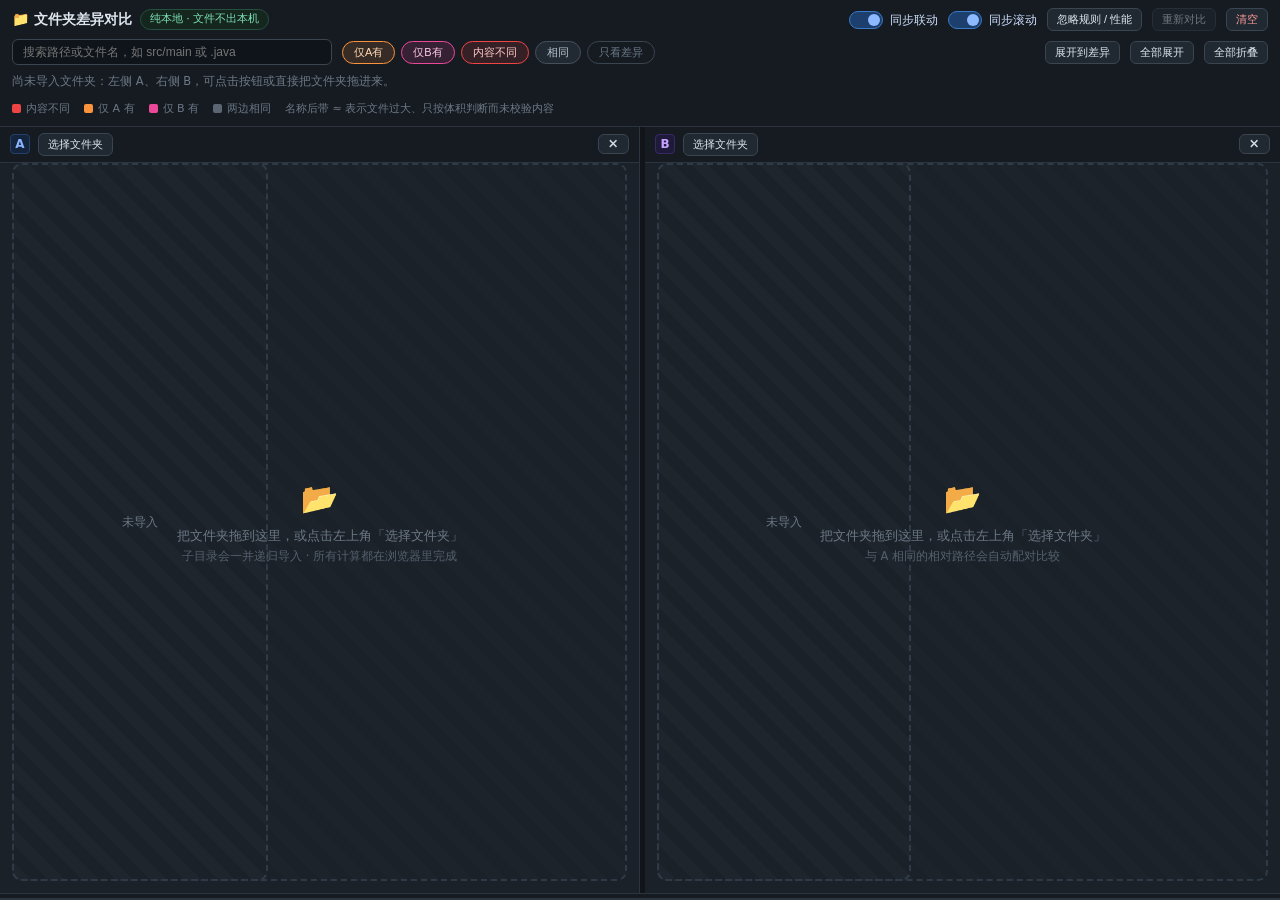
<file: index.html>
<!DOCTYPE html>
<html lang="zh-CN">
<head>
<meta charset="UTF-8" />
<meta name="viewport" content="width=device-width, initial-scale=1" />
<title>文件夹差异对比工具 · 纯本地运行</title>
<link rel="stylesheet" href="styles.css" />
</head>
<body>

<!-- ============================== 工具栏 ============================== -->
<header class="toolbar">
  <div class="tb-line">
    <h1 class="brand">📁 文件夹差异对比<span class="tag-local">纯本地 · 文件不出本机</span></h1>
    <span class="grow"></span>
    <label class="switch" title="开启后：点击任一侧的共有文件，另一侧会同步选中并滚动定位，下方同时展开双栏对比；关闭后只打开你点击的那一侧。">
      <input type="checkbox" id="syncToggle" checked />
      <span class="track"><span class="knob"></span></span>
      <span class="switch-label">同步联动</span>
    </label>
    <label class="switch" title="开启后：任一侧滚动（滚轮 / 拖动滑块 / 滚动条）时，另一侧会跟随滚动。两侧行数不同（存在仅单侧文件）时按路径锚点对齐，不会因行号错位。">
      <input type="checkbox" id="scrollSyncToggle" checked />
      <span class="track"><span class="knob"></span></span>
      <span class="switch-label">同步滚动</span>
    </label>
    <button class="btn sm" id="btnSettings">忽略规则 / 性能</button>
    <button class="btn sm" id="btnRecompare" title="按当前配置重新扫描并比对">重新对比</button>
    <button class="btn sm ghost text-danger" id="btnClear">清空</button>
  </div>

  <div class="tb-line">
    <input class="search" id="search" type="search" placeholder="搜索路径或文件名，如 src/main 或 .java" />
    <div class="tb-line" style="gap:6px" id="filters">
      <button class="chip active" data-status="onlyA">仅A有</button>
      <button class="chip active" data-status="onlyB">仅B有</button>
      <button class="chip active" data-status="modified">内容不同</button>
      <button class="chip active" data-status="same">相同</button>
      <button class="chip" id="chipOnlyDiff">只看差异</button>
    </div>
    <span class="grow"></span>
    <button class="btn sm" id="btnExpandDiff" title="只展开包含差异的目录">展开到差异</button>
    <button class="btn sm" id="btnExpandAll">全部展开</button>
    <button class="btn sm" id="btnCollapseAll">全部折叠</button>
  </div>

  <div class="tb-line stats" id="stats">
    <span class="note">尚未导入文件夹：左侧 A、右侧 B，可点击按钮或直接把文件夹拖进来。</span>
  </div>

  <div class="tb-line legend-line">
    <span><i class="l-mod"></i>内容不同</span>
    <span><i class="l-a"></i>仅 A 有</span>
    <span><i class="l-b"></i>仅 B 有</span>
    <span><i class="l-same"></i>两边相同</span>
    <span>名称后带 ≈ 表示文件过大、只按体积判断而未校验内容</span>
  </div>

  <div class="progress indet" id="progress" hidden>
    <div class="bar"><i id="progressBar"></i></div>
    <span id="progressText">准备中…</span>
    <button class="btn sm ghost" id="btnCancel">取消</button>
  </div>
</header>

<!-- ============================== 主区：左右分栏 ============================== -->
<main id="main">
  <section class="pane pane-a" id="paneA" data-side="A">
    <div class="pane-head">
      <span class="side-tag a">A</span>
      <button class="btn sm" id="pickA">选择文件夹</button>
      <span class="root-name empty" id="rootNameA">未导入</span>
      <span class="grow"></span>
      <span class="pane-count" id="countA"></span>
      <button class="btn sm ghost" id="clrA" title="清除这一侧">✕</button>
    </div>
    <div class="tree-scroll" id="scrollA"><div class="tree-sizer" id="sizerA"><div class="tree-rows" id="rowsA"></div></div></div>
    <div class="empty" id="emptyA">
      <div>
        <div class="ico">📂</div>
        <p>把文件夹拖到这里，或点击左上角「选择文件夹」</p>
        <p class="hint">子目录会一并递归导入 · 所有计算都在浏览器里完成</p>
      </div>
    </div>
    <input type="file" id="inputA" webkitdirectory directory multiple hidden />
  </section>

  <div class="vsplit" id="vsplit" title="拖动调整宽度"></div>

  <section class="pane pane-b" id="paneB" data-side="B">
    <div class="pane-head">
      <span class="side-tag b">B</span>
      <button class="btn sm" id="pickB">选择文件夹</button>
      <span class="root-name empty" id="rootNameB">未导入</span>
      <span class="grow"></span>
      <span class="pane-count" id="countB"></span>
      <button class="btn sm ghost" id="clrB" title="清除这一侧">✕</button>
    </div>
    <div class="tree-scroll" id="scrollB"><div class="tree-sizer" id="sizerB"><div class="tree-rows" id="rowsB"></div></div></div>
    <div class="empty" id="emptyB">
      <div>
        <div class="ico">📂</div>
        <p>把文件夹拖到这里，或点击左上角「选择文件夹」</p>
        <p class="hint">与 A 相同的相对路径会自动配对比较</p>
      </div>
    </div>
    <input type="file" id="inputB" webkitdirectory directory multiple hidden />
  </section>
</main>

<!-- ============================== 底部预览抽屉 ============================== -->
<div class="hsplit" id="hsplit" title="拖动调整高度 / 双击收起"></div>

<section class="drawer" id="drawer">
  <div class="drawer-head">
    <span class="drawer-title" id="drawerTitle">未选择文件</span>
    <span class="drawer-sub" id="drawerSub"></span>
    <span class="grow"></span>
    <button class="btn sm ghost" id="btnDocView" hidden title="docx 专用：文档排版视图 ⇄ 逐行代码视图">逐行视图</button>
    <button class="btn sm ghost" id="btnViewMode" hidden>统一视图</button>
    <button class="btn sm" id="btnPrevDiff" title="上一个差异文件">↑ 上一个</button>
    <button class="btn sm" id="btnNextDiff" title="下一个差异文件">↓ 下一个差异</button>
    <button class="btn sm ghost" id="btnCloseDrawer">✕ 收起</button>
  </div>
  <div class="drawer-body" id="drawerBody">
    <div class="center-tip">点击任意文件查看内容 / 差异。<br />点目录可展开折叠；橙 / 玫红 / 红色行 = 差异项。</div>
  </div>
</section>

<!-- ============================== 设置弹层 ============================== -->
<div class="modal" id="settingsModal" hidden>
  <div class="modal-card">
    <h3>忽略规则 / 性能设置</h3>

    <div class="field">
      <label for="ignoreInput">忽略规则（换行或逗号分隔，支持 * 和 **，! 开头表示反选）</label>
      <textarea id="ignoreInput" spellcheck="false"></textarea>
      <div class="desc">不带斜杠的规则按「路径中任意一级目录名 / 文件名」匹配；带斜杠的规则按路径片段匹配，不限所处层级。<br />
        例：<code>node_modules</code> · <code>*.log</code> · <code>build/**</code> · <code>!src/main/res</code></div>
      <div style="margin-top:6px"><button class="btn sm ghost" id="btnResetIgnore">恢复默认规则</button></div>
    </div>

    <div class="grid2">
      <div class="field">
        <label for="inpMaxHash">参与内容哈希的最大单文件体积（MB）</label>
        <input type="number" id="inpMaxHash" min="0" step="1" />
        <div class="desc">超过此大小的文件不读内容，只按体积判断（判为相同，标记 ≈）</div>
      </div>
      <div class="field">
        <label for="inpMaxPreview">预览的最大单文件体积（MB）</label>
        <input type="number" id="inpMaxPreview" min="1" step="1" />
        <div class="desc">更大的文件只显示元信息，避免内存暴涨</div>
      </div>
      <div class="field">
        <label for="inpMaxLines">参与逐行对比的最大行数</label>
        <input type="number" id="inpMaxLines" min="100" step="100" />
        <div class="desc">超出后不做行级 diff，直接左右原样展示</div>
      </div>
      <div class="field">
        <label for="inpMaxFiles">单侧文件数量上限</label>
        <input type="number" id="inpMaxFiles" min="1000" step="1000" />
        <div class="desc">超过部分会被跳过并在统计里提示</div>
      </div>
    </div>

    <div class="field">
      <label class="switch" style="display:inline-flex">
        <input type="checkbox" id="inpIgnoreWS" />
        <span class="track"><span class="knob"></span></span>
        <span class="switch-label">逐行对比时忽略行尾空白差异</span>
      </label>
    </div>

    <div class="modal-foot">
      <button class="btn ghost" id="btnCloseSettings">取消</button>
      <button class="btn primary" id="btnSaveSettings">保存并重新对比</button>
    </div>
  </div>
</div>

<script src="core.js"></script>
<script src="app.js"></script>
</body>
</html>
</file>
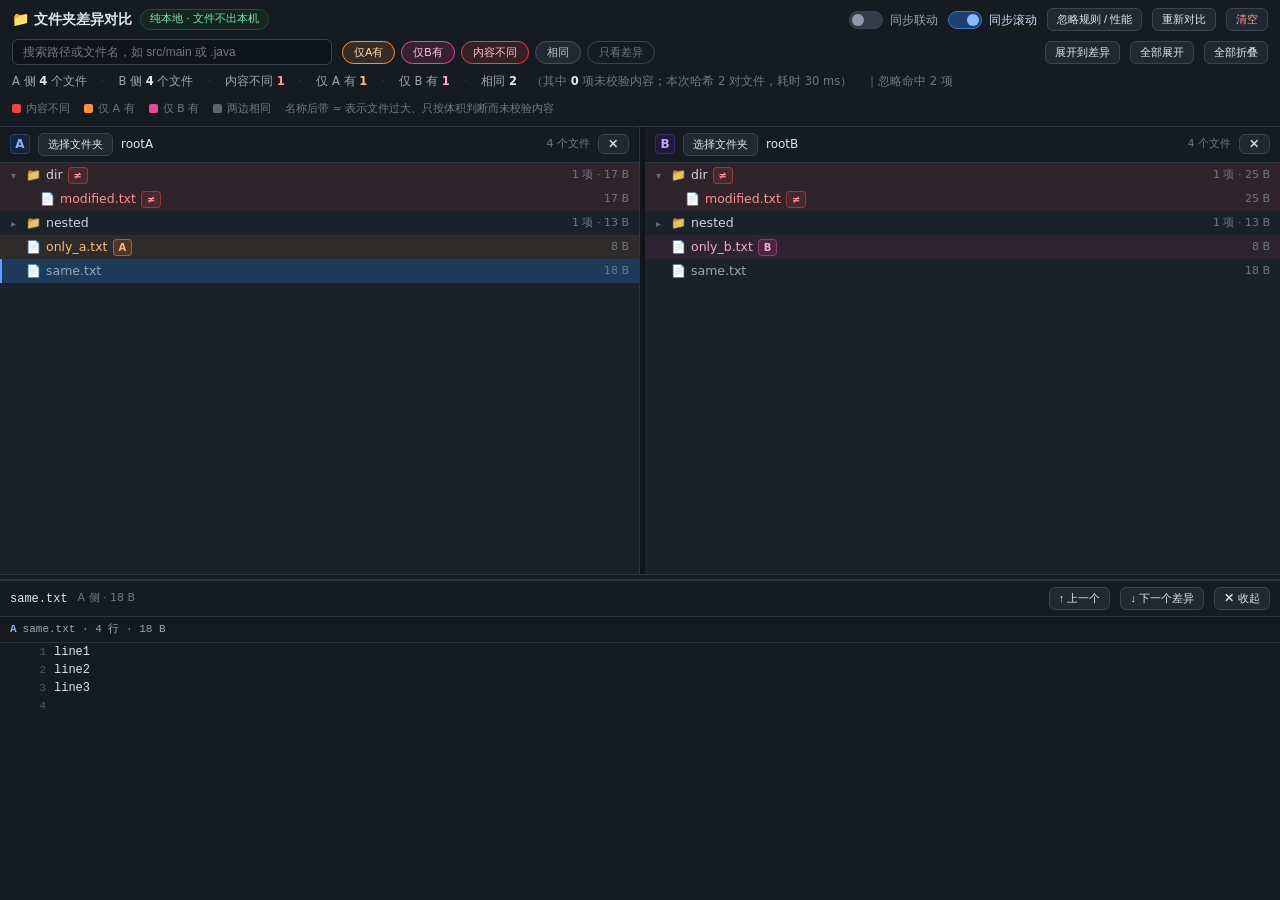
<file: test/smoke.html>
<!-- 自动生成：由 index.html 复制而来，仅用于自动化冒烟测试，请勿手改 -->
<!DOCTYPE html>
<html lang="zh-CN">
<head>
<meta charset="UTF-8" />
<meta name="viewport" content="width=device-width, initial-scale=1" />
<title>文件夹差异对比工具 · 纯本地运行</title>
<script>
window.__smokeErrs=[];
window.addEventListener('error',function(e){window.__smokeErrs.push((e.message||'resource-error')+' @ '+(e.filename||'?')+':'+(e.lineno||0));},true);
window.addEventListener('unhandledrejection',function(e){window.__smokeErrs.push('unhandled: '+((e.reason&&e.reason.message)||e.reason));});
</script>
<link rel="stylesheet" href="../styles.css" />
</head>
<body>

<!-- ============================== 工具栏 ============================== -->
<header class="toolbar">
  <div class="tb-line">
    <h1 class="brand">📁 文件夹差异对比<span class="tag-local">纯本地 · 文件不出本机</span></h1>
    <span class="grow"></span>
    <label class="switch" title="开启后：点击任一侧的共有文件，另一侧会同步选中并滚动定位，下方同时展开双栏对比；关闭后只打开你点击的那一侧。">
      <input type="checkbox" id="syncToggle" checked />
      <span class="track"><span class="knob"></span></span>
      <span class="switch-label">同步联动</span>
    </label>
    <label class="switch" title="开启后：任一侧滚动（滚轮 / 拖动滑块 / 滚动条）时，另一侧会跟随滚动。两侧行数不同（存在仅单侧文件）时按路径锚点对齐，不会因行号错位。">
      <input type="checkbox" id="scrollSyncToggle" checked />
      <span class="track"><span class="knob"></span></span>
      <span class="switch-label">同步滚动</span>
    </label>
    <button class="btn sm" id="btnSettings">忽略规则 / 性能</button>
    <button class="btn sm" id="btnRecompare" title="按当前配置重新扫描并比对">重新对比</button>
    <button class="btn sm ghost text-danger" id="btnClear">清空</button>
  </div>

  <div class="tb-line">
    <input class="search" id="search" type="search" placeholder="搜索路径或文件名，如 src/main 或 .java" />
    <div class="tb-line" style="gap:6px" id="filters">
      <button class="chip active" data-status="onlyA">仅A有</button>
      <button class="chip active" data-status="onlyB">仅B有</button>
      <button class="chip active" data-status="modified">内容不同</button>
      <button class="chip active" data-status="same">相同</button>
      <button class="chip" id="chipOnlyDiff">只看差异</button>
    </div>
    <span class="grow"></span>
    <button class="btn sm" id="btnExpandDiff" title="只展开包含差异的目录">展开到差异</button>
    <button class="btn sm" id="btnExpandAll">全部展开</button>
    <button class="btn sm" id="btnCollapseAll">全部折叠</button>
  </div>

  <div class="tb-line stats" id="stats">
    <span class="note">尚未导入文件夹：左侧 A、右侧 B，可点击按钮或直接把文件夹拖进来。</span>
  </div>

  <div class="tb-line legend-line">
    <span><i class="l-mod"></i>内容不同</span>
    <span><i class="l-a"></i>仅 A 有</span>
    <span><i class="l-b"></i>仅 B 有</span>
    <span><i class="l-same"></i>两边相同</span>
    <span>名称后带 ≈ 表示文件过大、只按体积判断而未校验内容</span>
  </div>

  <div class="progress indet" id="progress" hidden>
    <div class="bar"><i id="progressBar"></i></div>
    <span id="progressText">准备中…</span>
    <button class="btn sm ghost" id="btnCancel">取消</button>
  </div>
</header>

<!-- ============================== 主区：左右分栏 ============================== -->
<main id="main">
  <section class="pane pane-a" id="paneA" data-side="A">
    <div class="pane-head">
      <span class="side-tag a">A</span>
      <button class="btn sm" id="pickA">选择文件夹</button>
      <span class="root-name empty" id="rootNameA">未导入</span>
      <span class="grow"></span>
      <span class="pane-count" id="countA"></span>
      <button class="btn sm ghost" id="clrA" title="清除这一侧">✕</button>
    </div>
    <div class="tree-scroll" id="scrollA"><div class="tree-sizer" id="sizerA"><div class="tree-rows" id="rowsA"></div></div></div>
    <div class="empty" id="emptyA">
      <div>
        <div class="ico">📂</div>
        <p>把文件夹拖到这里，或点击左上角「选择文件夹」</p>
        <p class="hint">子目录会一并递归导入 · 所有计算都在浏览器里完成</p>
      </div>
    </div>
    <input type="file" id="inputA" webkitdirectory directory multiple hidden />
  </section>

  <div class="vsplit" id="vsplit" title="拖动调整宽度"></div>

  <section class="pane pane-b" id="paneB" data-side="B">
    <div class="pane-head">
      <span class="side-tag b">B</span>
      <button class="btn sm" id="pickB">选择文件夹</button>
      <span class="root-name empty" id="rootNameB">未导入</span>
      <span class="grow"></span>
      <span class="pane-count" id="countB"></span>
      <button class="btn sm ghost" id="clrB" title="清除这一侧">✕</button>
    </div>
    <div class="tree-scroll" id="scrollB"><div class="tree-sizer" id="sizerB"><div class="tree-rows" id="rowsB"></div></div></div>
    <div class="empty" id="emptyB">
      <div>
        <div class="ico">📂</div>
        <p>把文件夹拖到这里，或点击左上角「选择文件夹」</p>
        <p class="hint">与 A 相同的相对路径会自动配对比较</p>
      </div>
    </div>
    <input type="file" id="inputB" webkitdirectory directory multiple hidden />
  </section>
</main>

<!-- ============================== 底部预览抽屉 ============================== -->
<div class="hsplit" id="hsplit" title="拖动调整高度 / 双击收起"></div>

<section class="drawer" id="drawer">
  <div class="drawer-head">
    <span class="drawer-title" id="drawerTitle">未选择文件</span>
    <span class="drawer-sub" id="drawerSub"></span>
    <span class="grow"></span>
    <button class="btn sm ghost" id="btnDocView" hidden title="docx 专用：文档排版视图 ⇄ 逐行代码视图">逐行视图</button>
    <button class="btn sm ghost" id="btnViewMode" hidden>统一视图</button>
    <button class="btn sm" id="btnPrevDiff" title="上一个差异文件">↑ 上一个</button>
    <button class="btn sm" id="btnNextDiff" title="下一个差异文件">↓ 下一个差异</button>
    <button class="btn sm ghost" id="btnCloseDrawer">✕ 收起</button>
  </div>
  <div class="drawer-body" id="drawerBody">
    <div class="center-tip">点击任意文件查看内容 / 差异。<br />点目录可展开折叠；橙 / 玫红 / 红色行 = 差异项。</div>
  </div>
</section>

<!-- ============================== 设置弹层 ============================== -->
<div class="modal" id="settingsModal" hidden>
  <div class="modal-card">
    <h3>忽略规则 / 性能设置</h3>

    <div class="field">
      <label for="ignoreInput">忽略规则（换行或逗号分隔，支持 * 和 **，! 开头表示反选）</label>
      <textarea id="ignoreInput" spellcheck="false"></textarea>
      <div class="desc">不带斜杠的规则按「路径中任意一级目录名 / 文件名」匹配；带斜杠的规则按路径片段匹配，不限所处层级。<br />
        例：<code>node_modules</code> · <code>*.log</code> · <code>build/**</code> · <code>!src/main/res</code></div>
      <div style="margin-top:6px"><button class="btn sm ghost" id="btnResetIgnore">恢复默认规则</button></div>
    </div>

    <div class="grid2">
      <div class="field">
        <label for="inpMaxHash">参与内容哈希的最大单文件体积（MB）</label>
        <input type="number" id="inpMaxHash" min="0" step="1" />
        <div class="desc">超过此大小的文件不读内容，只按体积判断（判为相同，标记 ≈）</div>
      </div>
      <div class="field">
        <label for="inpMaxPreview">预览的最大单文件体积（MB）</label>
        <input type="number" id="inpMaxPreview" min="1" step="1" />
        <div class="desc">更大的文件只显示元信息，避免内存暴涨</div>
      </div>
      <div class="field">
        <label for="inpMaxLines">参与逐行对比的最大行数</label>
        <input type="number" id="inpMaxLines" min="100" step="100" />
        <div class="desc">超出后不做行级 diff，直接左右原样展示</div>
      </div>
      <div class="field">
        <label for="inpMaxFiles">单侧文件数量上限</label>
        <input type="number" id="inpMaxFiles" min="1000" step="1000" />
        <div class="desc">超过部分会被跳过并在统计里提示</div>
      </div>
    </div>

    <div class="field">
      <label class="switch" style="display:inline-flex">
        <input type="checkbox" id="inpIgnoreWS" />
        <span class="track"><span class="knob"></span></span>
        <span class="switch-label">逐行对比时忽略行尾空白差异</span>
      </label>
    </div>

    <div class="modal-foot">
      <button class="btn ghost" id="btnCloseSettings">取消</button>
      <button class="btn primary" id="btnSaveSettings">保存并重新对比</button>
    </div>
  </div>
</div>

<script src="../core.js"></script>
<script src="../app.js"></script>
<div id="smoke-out" style="display:none">RUNNING</div>
<script src="smoke-test.js"></script>
</body>
</html>
</file>
<file: styles.css>
/* ============================================================
   文件夹差异对比工具 · 深色主题
   ============================================================ */
:root {
  --bg: #11151a;
  --bg-2: #161b22;
  --panel: #1a2129;
  --panel-2: #202932;
  --border: #2b343f;
  --border-2: #3a4550;
  --text: #dfe6ee;
  --text-dim: #9aa7b5;
  --muted: #6c7885;
  --accent: #5b9cff;
  --accent-dim: #234;
  --shadow: 0 8px 24px rgba(0, 0, 0, .45);

  /* 差异状态色：不同=红，仅A=橙，仅B=玫红，相同=灰 */
  --st-mod: #ef4444;
  --st-a: #fb923c;
  --st-b: #ec4899;
  --st-same: #5b6672;
  --del-bg: rgba(248, 81, 73, .13);
  --add-bg: rgba(46, 160, 67, .15);
  --del-bg-2: rgba(248, 81, 73, .28);
  --add-bg-2: rgba(46, 160, 67, .32);

  --row-h: 24px;
  --mono: ui-monospace, SFMono-Regular, "SF Mono", Menlo, Consolas, "Liberation Mono", monospace;
}

* { box-sizing: border-box; }

html, body { height: 100%; }

body {
  margin: 0;
  display: flex;
  flex-direction: column;
  overflow: hidden;
  background: var(--bg);
  color: var(--text);
  font: 13px/1.5 system-ui, -apple-system, "PingFang SC", "Microsoft YaHei", sans-serif;
  -webkit-font-smoothing: antialiased;
}

::-webkit-scrollbar { width: 11px; height: 11px; }
::-webkit-scrollbar-track { background: transparent; }
::-webkit-scrollbar-thumb { background: #39434f; border-radius: 6px; border: 2px solid var(--panel); }
::-webkit-scrollbar-thumb:hover { background: #4b5766; }

/* ------------------------------ 工具栏 ------------------------------ */
.toolbar {
  background: var(--bg-2);
  border-bottom: 1px solid var(--border);
  padding: 8px 12px;
  display: flex;
  flex-direction: column;
  gap: 8px;
  flex: none;
}

.tb-line { display: flex; align-items: center; gap: 10px; flex-wrap: wrap; }
.grow { flex: 1 1 auto; }

.brand { margin: 0; font-size: 14px; font-weight: 600; display: flex; align-items: center; gap: 8px; }
.tag-local {
  font-size: 11px; font-weight: 400; color: #7ee2b8;
  border: 1px solid #24503d; background: #14261e;
  border-radius: 99px; padding: 1px 9px;
}

.btn {
  background: var(--panel-2);
  border: 1px solid var(--border-2);
  color: var(--text);
  border-radius: 6px;
  padding: 5px 11px;
  font-size: 12px;
  cursor: pointer;
  white-space: nowrap;
  transition: background .12s, border-color .12s;
}
.btn:hover { background: #28323d; border-color: #4d5b6b; }
.btn:active { transform: translateY(1px); }
.btn[disabled] { opacity: .45; cursor: not-allowed; }
.btn.sm { padding: 3px 9px; font-size: 11px; }
.btn.primary { background: #1d3f6e; border-color: #2f6ab5; color: #d8e8ff; }
.btn.primary:hover { background: #24508c; }
.btn.text-danger { color: #ff9b9b; }

/* 开关 */
.switch { display: inline-flex; align-items: center; gap: 7px; cursor: pointer; user-select: none; font-size: 12px; }
.switch input { display: none; }
.switch .track {
  width: 34px; height: 18px; border-radius: 99px; background: #333d49;
  border: 1px solid var(--border-2); position: relative; transition: background .15s, border-color .15s;
}
.switch .knob {
  position: absolute; top: 2px; left: 2px; width: 12px; height: 12px; border-radius: 50%;
  background: #8e9aa8; transition: transform .15s, background .15s;
}
.switch input:checked + .track { background: #1d3f6e; border-color: #3a78c8; }
.switch input:checked + .track .knob { transform: translateX(16px); background: #8dbaff; }
.switch-label { color: var(--text-dim); }
.switch input:checked ~ .switch-label { color: #cfe0ff; }

.search {
  flex: 0 1 320px;
  min-width: 180px;
  background: #0f141a;
  border: 1px solid var(--border-2);
  border-radius: 6px;
  color: var(--text);
  padding: 5px 10px;
  font-size: 12px;
}
.search:focus { outline: none; border-color: var(--accent); box-shadow: 0 0 0 2px rgba(91, 156, 255, .18); }

.chip {
  border: 1px solid var(--border-2);
  background: transparent;
  color: var(--muted);
  border-radius: 99px;
  padding: 3px 11px;
  font-size: 11px;
  cursor: pointer;
  transition: all .12s;
}
.chip:hover { border-color: #4d5b6b; color: var(--text-dim); }
.chip.active { color: #dfe9fb; border-color: #3f6bb0; background: #1b2c46; }
.chip[data-status="modified"].active { border-color: var(--st-mod); background: rgba(239, 68, 68, .14); color: #ffc9c9; }
.chip[data-status="onlyA"].active { border-color: var(--st-a); background: rgba(251, 146, 60, .14); color: #ffd9b3; }
.chip[data-status="onlyB"].active { border-color: var(--st-b); background: rgba(236, 72, 153, .14); color: #ffc9e4; }
.chip[data-status="same"].active { border-color: #46505d; background: #212932; color: #b6c2cf; }

.stats { font-size: 11.5px; color: var(--text-dim); gap: 4px 14px; min-height: 18px; }
.stats b { color: var(--text); font-weight: 600; font-variant-numeric: tabular-nums; }
.stats .s-mod b { color: #ff9494; }
.stats .s-a b { color: #fdba74; }
.stats .s-b b { color: #f9a8d4; }
.stats .sep { color: #333d49; }
.stats .note { color: var(--muted); }

.progress { display: flex; align-items: center; gap: 10px; font-size: 11.5px; color: var(--text-dim); }
.progress .bar { flex: 1; height: 6px; background: #0d1116; border-radius: 99px; overflow: hidden; }
.progress .bar > i { display: block; height: 100%; width: 0; background: linear-gradient(90deg, #3d78d8, #5b9cff); border-radius: 99px; transition: width .12s linear; }
.progress.indet .bar > i { width: 30%; animation: indet 1.1s ease-in-out infinite; }
@keyframes indet { 0% { margin-left: -30%; } 100% { margin-left: 100%; } }

/* ------------------------------ 主区 ------------------------------ */
main { flex: 1 1 auto; display: flex; min-height: 120px; overflow: hidden; }

.pane { display: flex; flex-direction: column; min-width: 0; background: var(--panel); position: relative; }
.pane-a { width: 50%; border-right: 1px solid var(--border); }
.pane-b { flex: 1 1 auto; }

.pane-head {
  display: flex; align-items: center; gap: 8px;
  padding: 6px 10px; border-bottom: 1px solid var(--border);
  background: var(--bg-2); flex: none; min-height: 36px;
}
.side-tag {
  width: 20px; height: 20px; flex: none; border-radius: 4px;
  display: grid; place-items: center; font-weight: 700; font-size: 12px;
}
.side-tag.a { color: #8ab4ff; background: #14243d; border: 1px solid #24406b; }
.side-tag.b { color: #c8a2ff; background: #201a3a; border: 1px solid #352a63; }
.root-name { font-size: 12px; color: var(--text); overflow: hidden; text-overflow: ellipsis; white-space: nowrap; max-width: 40%; }
.root-name.empty { color: var(--muted); }
.pane-count { font-size: 11px; color: var(--muted); white-space: nowrap; font-variant-numeric: tabular-nums; }

.tree-scroll { flex: 1 1 auto; overflow: auto; position: relative; contain: strict; }
.tree-sizer { position: relative; width: 100%; }
.tree-rows { position: absolute; top: 0; left: 0; right: 0; will-change: transform; }

.row {
  height: var(--row-h);
  display: flex; align-items: center; gap: 5px;
  padding-right: 10px; font-size: 12.5px;
  white-space: nowrap; border-left: 2px solid transparent;
  cursor: default;
}
.row:hover { background: #1e2731; }
.row.sel { background: #1d3a5c; border-left-color: var(--accent); }
.row.sel-mirror { background: #1a2b40; border-left-color: #35598c; }
.row .gap { flex: none; }
.row .caret { width: 13px; flex: none; text-align: center; color: #5d6b7a; font-size: 10px; }
.row .ico { font-size: 12px; flex: none; width: 16px; text-align: center; }
.row .nm { overflow: hidden; text-overflow: ellipsis; }
.row .sz { margin-left: auto; color: var(--muted); font-size: 11px; font-variant-numeric: tabular-nums; padding-left: 12px; }
.row.is-dir .nm { color: #cdd7e2; font-weight: 500; }
.row.is-dir .ico { opacity: .85; }

.row.st-same { color: var(--text-dim); }
.row.st-modified { color: #ff9090; }
.row.st-onlyA { color: #fdba74; }
.row.st-onlyB { color: #f9a8d4; }
.row.st-modified.hl { background: rgba(239, 68, 68, .10); }
.row.st-onlyA.hl { background: rgba(251, 146, 60, .09); }
.row.st-onlyB.hl { background: rgba(236, 72, 153, .09); }
.row.unverified .nm::after { content: " ≈"; color: var(--muted); }

.badge { flex: none; font-size: 10px; line-height: 15px; padding: 0 5px; border-radius: 4px; border: 1px solid; font-weight: 600; }
.b-mod { color: #ff9b9b; border-color: rgba(239, 68, 68, .5); background: rgba(239, 68, 68, .13); }
.b-a { color: #fdba74; border-color: rgba(251, 146, 60, .5); background: rgba(251, 146, 60, .13); }
.b-b { color: #f9a8d4; border-color: rgba(236, 72, 153, .5); background: rgba(236, 72, 153, .13); }

/* 空态 / 拖放区 */
.empty {
  position: absolute; inset: 36px 12px 12px 12px;
  border: 2px dashed #303a46; border-radius: 10px;
  display: grid; place-items: center; text-align: center; color: var(--muted);
  background: repeating-linear-gradient(45deg, rgba(255,255,255,.012) 0 12px, transparent 12px 24px);
  pointer-events: none;
}
.empty .ico { font-size: 30px; margin-bottom: 6px; }
.empty p { margin: 2px 0; font-size: 12.5px; }
.empty .hint { font-size: 11.5px; color: #55606d; }
.pane.dropzone-on::after {
  content: "松手即可导入该文件夹";
  position: absolute; inset: 4px; z-index: 5;
  border: 2px dashed var(--accent); border-radius: 10px;
  background: rgba(91, 156, 255, .10);
  display: grid; place-items: center;
  font-size: 14px; color: #cfe0ff; pointer-events: none;
}

/* 竖向分隔条 */
.vsplit { width: 5px; flex: none; cursor: col-resize; background: var(--bg); }
.vsplit:hover { background: #2b3a4d; }

/* ------------------------------ 预览抽屉 ------------------------------ */
.hsplit {
  height: 6px; flex: none; cursor: row-resize;
  background: var(--bg-2); border-top: 1px solid var(--border); border-bottom: 1px solid var(--border);
}
.hsplit:hover { background: #2b3a4d; }

.drawer {
  height: 0; flex: none; overflow: hidden;
  display: flex; flex-direction: column;
  background: var(--bg-2); border-top: 1px solid var(--border);
}
.drawer-head {
  display: flex; align-items: center; gap: 10px;
  padding: 6px 10px; border-bottom: 1px solid var(--border);
  font-size: 12px; flex: none;
}
.drawer-title { font-family: var(--mono); font-size: 12px; overflow: hidden; text-overflow: ellipsis; white-space: nowrap; }
.drawer-sub { font-size: 11px; color: var(--muted); white-space: nowrap; }
.drawer-body { flex: 1 1 auto; overflow: hidden; display: flex; min-height: 0; }

.diff-wrap { flex: 1 1 auto; display: flex; min-width: 0; overflow: hidden; }
.diff-pane { flex: 1 1 0; min-width: 0; display: flex; flex-direction: column; overflow: hidden; }
.diff-pane + .diff-pane { border-left: 1px solid var(--border); }
.diff-pane > .cap {
  flex: none; padding: 4px 10px; font-size: 11px; color: var(--text-dim);
  background: #141920; border-bottom: 1px solid var(--border);
  white-space: nowrap; overflow: hidden; text-overflow: ellipsis; font-family: var(--mono);
}
.diff-pane > .cap .tag { font-weight: 700; margin-right: 6px; }
.diff-pane > .cap .tag.a { color: #8ab4ff; }
.diff-pane > .cap .tag.b { color: #c8a2ff; }
.diff-content { flex: 1 1 auto; overflow: auto; font-family: var(--mono); font-size: 12px; line-height: 18px; }
.diff-content.wrap { white-space: pre-wrap; word-break: break-all; }

.dl { display: flex; min-height: 18px; }
.dl > .ln {
  flex: none; width: 54px; text-align: right; padding-right: 8px;
  color: #4c5a6b; user-select: none; font-size: 11px;
}
.dl > .tx { white-space: pre; padding-right: 16px; }
.dl.pad { background: #131820; }
.dl.del { background: var(--del-bg); }
.dl.ins { background: var(--add-bg); }
.dl.mod-l { background: var(--del-bg); }
.dl.mod-r { background: var(--add-bg); }
.diff-content.wrap .dl > .tx { white-space: pre-wrap; }
.dl .chg { background: var(--del-bg-2); border-radius: 2px; }
.dl ins { background: var(--add-bg-2); text-decoration: none; border-radius: 2px; }

.empty-side { background: repeating-linear-gradient(45deg, rgba(255,255,255,.02) 0 10px, transparent 10px 20px); }

/* ---- docx 文档视图：按文档排版渲染段落，字符级差异标记 ---- */
.docwrap {
  flex: 1 1 auto; overflow: auto; padding: 10px 16px 16px;
  font-family: 'Songti SC', 'Noto Serif SC', 'SimSun', serif;
  font-size: 14px; line-height: 1.95;
}
.docrow { display: grid; grid-template-columns: 1fr 1fr; gap: 16px; align-items: stretch; }
.docwrap.uni .docrow { grid-template-columns: 1fr; }
.docp {
  min-width: 0; white-space: pre-wrap; word-break: break-word; text-align: justify;
  padding: 3px 8px; margin: 1px 0; border-radius: 4px;
}
.docp.empty { background: repeating-linear-gradient(45deg, rgba(255,255,255,.02) 0 10px, transparent 10px 20px); }
.docp.pdel { background: var(--del-bg); }
.docp.pins { background: var(--add-bg); }
.cdel { background: var(--del-bg-2); color: #ffa198; text-decoration: line-through; border-radius: 2px; padding: 0 1px; }
.cins { background: var(--add-bg-2); color: #8ff0b3; text-decoration: underline; border-radius: 2px; padding: 0 1px; }
.doccap {
  font-family: var(--mono); font-size: 11px; color: var(--text-dim);
  padding: 2px 8px 8px; white-space: nowrap; overflow: hidden; text-overflow: ellipsis;
}

.meta-wrap { flex: 1 1 auto; overflow: auto; display: flex; gap: 12px; padding: 12px; align-items: flex-start; }
.meta-card {
  flex: 1 1 0; min-width: 0; background: var(--panel); border: 1px solid var(--border-2);
  border-radius: 8px; padding: 12px; font-size: 12px;
}
.meta-card.missing { opacity: .55; border-style: dashed; }
.meta-card h4 { margin: 0 0 10px; font-size: 12px; display: flex; align-items: center; gap: 6px; }
.kv { display: grid; grid-template-columns: 76px 1fr; gap: 4px 10px; }
.kv dt { color: var(--muted); }
.kv dd { margin: 0; word-break: break-all; font-family: var(--mono); font-size: 11.5px; }
.hexview {
  margin-top: 10px; background: #0e1318; border: 1px solid var(--border); border-radius: 6px;
  padding: 8px; font-family: var(--mono); font-size: 11px; color: #93a4b6; white-space: pre; overflow: auto; max-height: 190px;
}
.imgpreview { margin-top: 10px; max-height: 220px; max-width: 100%; border: 1px solid var(--border-2); border-radius: 6px; background: #0e1318; }
.notice {
  margin: 0 0 10px; padding: 7px 10px; border-radius: 6px; font-size: 11.5px;
  background: rgba(251, 146, 60, .10); border: 1px solid rgba(251, 146, 60, .35); color: #ffd9b3;
}
.notice.info { background: rgba(91, 156, 255, .10); border-color: rgba(91, 156, 255, .35); color: #cfe0ff; }

.center-tip { flex: 1 1 auto; display: grid; place-items: center; color: var(--muted); font-size: 12px; padding: 20px; text-align: center; }

/* ------------------------------ 弹层 ------------------------------ */
.modal {
  position: fixed; inset: 0; background: rgba(6, 9, 13, .6);
  display: grid; place-items: center; z-index: 50;
}
.modal-card {
  width: min(560px, 92vw); max-height: 86vh; overflow: auto;
  background: var(--panel); border: 1px solid var(--border-2); border-radius: 10px;
  box-shadow: var(--shadow); padding: 16px 18px;
}
.modal-card h3 { margin: 0 0 12px; font-size: 14px; }
.field { margin-bottom: 12px; }
.field label { display: block; font-size: 12px; color: var(--text-dim); margin-bottom: 5px; }
.field .desc { font-size: 11px; color: var(--muted); margin-top: 4px; line-height: 1.6; }
.field textarea, .field input[type="text"], .field input[type="number"] {
  width: 100%; background: #0f141a; border: 1px solid var(--border-2); border-radius: 6px;
  color: var(--text); padding: 7px 9px; font-size: 12px; font-family: var(--mono);
}
.field textarea { min-height: 110px; resize: vertical; }
.field textarea:focus, .field input:focus { outline: none; border-color: var(--accent); }
.grid2 { display: grid; grid-template-columns: 1fr 1fr; gap: 12px; }
.modal-foot { display: flex; justify-content: flex-end; gap: 8px; margin-top: 16px; }
.legend-line { display: flex; align-items: center; gap: 14px; flex-wrap: wrap; font-size: 11px; color: var(--muted); padding-top: 2px; }
.legend-line i { display: inline-block; width: 9px; height: 9px; border-radius: 2px; margin-right: 5px; vertical-align: -1px; }
.l-mod { background: var(--st-mod); }
.l-a { background: var(--st-a); }
.l-b { background: var(--st-b); }
.l-same { background: var(--st-same); }

[hidden] { display: none !important; }
</file>
